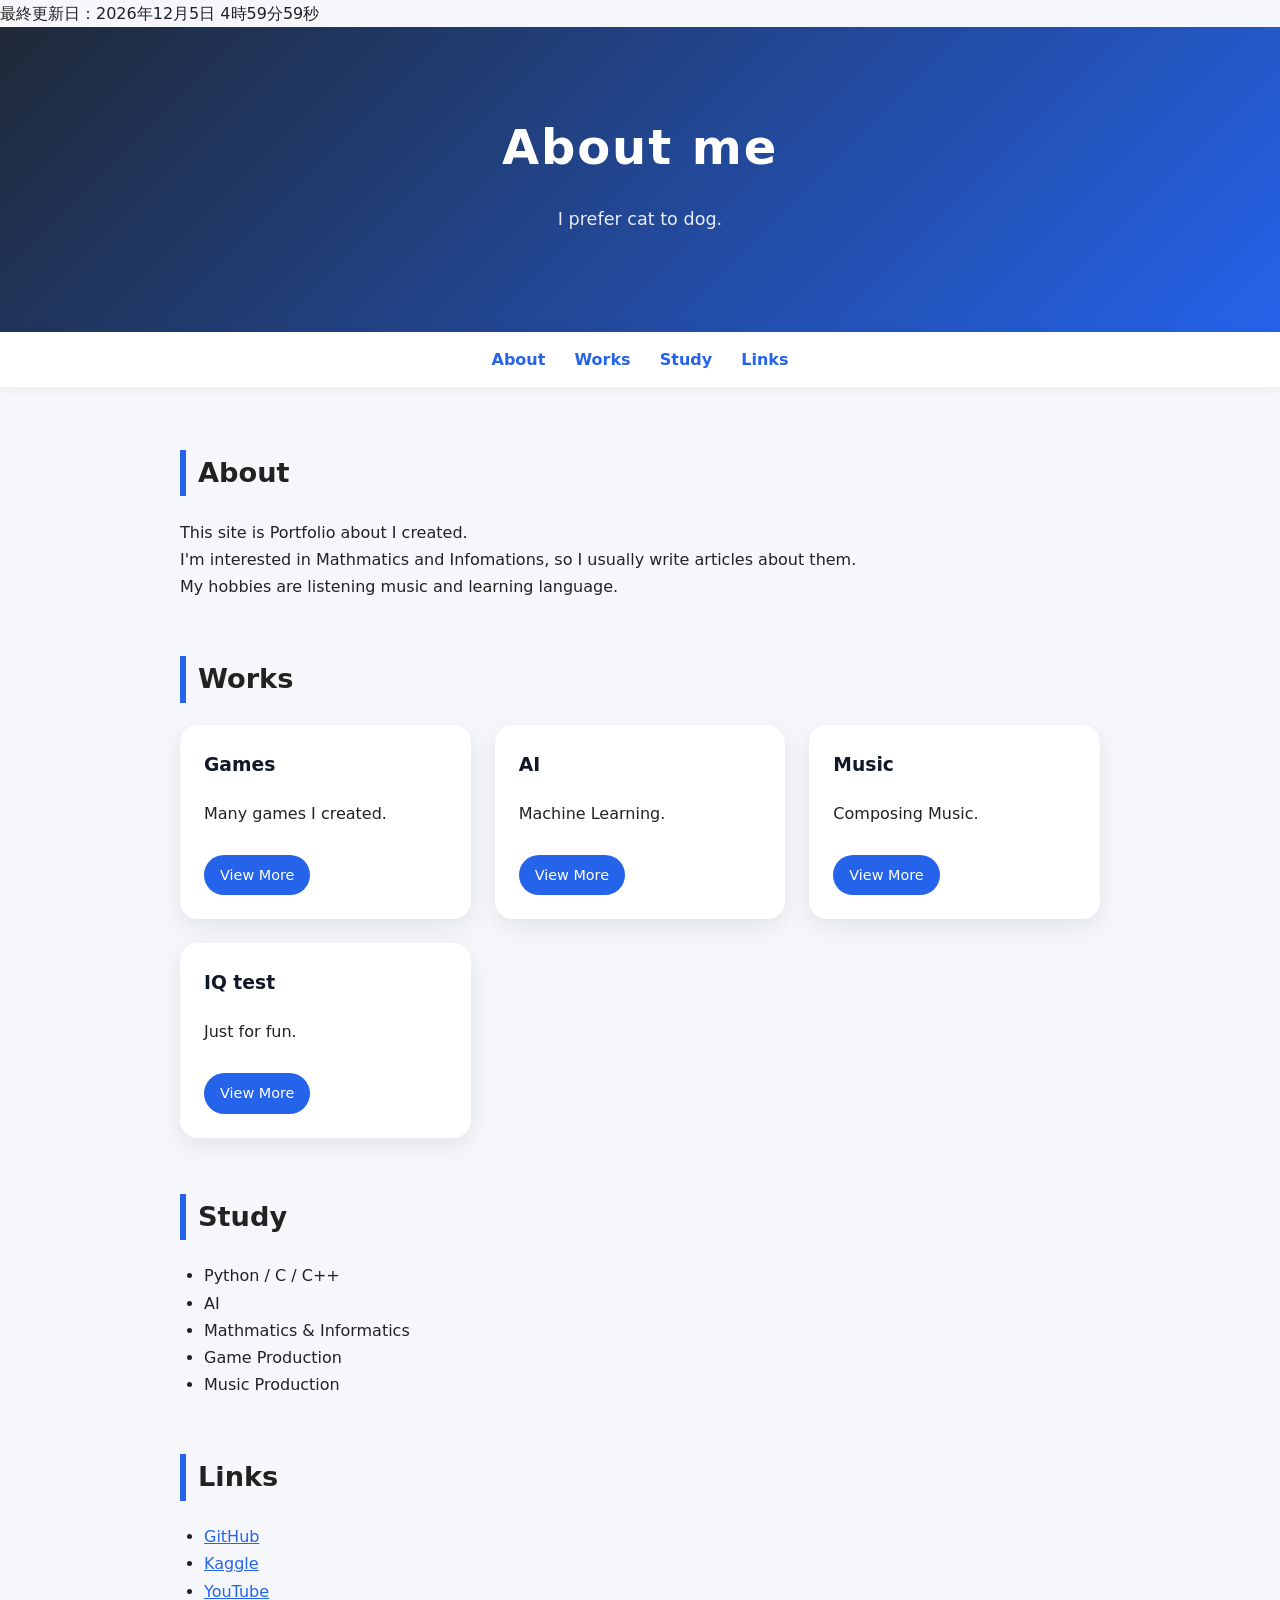
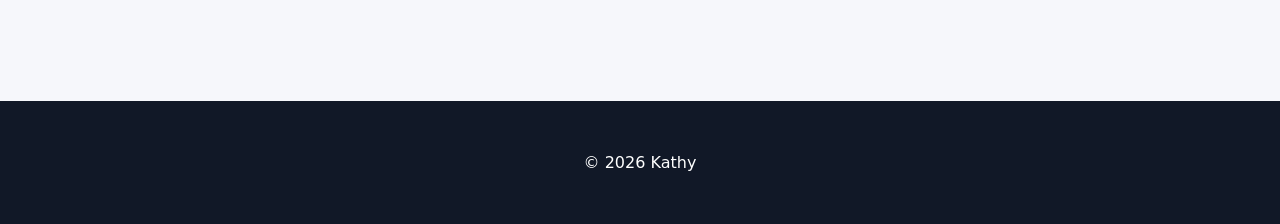
<file: index.html>
<!-- 2026/8/29(土)23:39追記 -->
<!DOCTYPE html>
<html lang="ja">
<head>
  <meta charset="UTF-8">
  <meta name="viewport" content="width=device-width, initial-scale=1.0">

  <title>Portfolio</title>
  <link rel="stylesheet" href="style.css">
</head>


<script type="text/javascript">
  var modified = new Date(document.lastModified);
  var year = modified.getFullYear();
  var month= modified.getMonth() + 1;
  var date = modified.getDate();
  var hours = modified.getHours();
  var minute = modified.getMinutes();
  var second = modified.getSeconds();
  document.write( "最終更新日：" + year + "年" + month + "月" + date + "日 " + hours + "時" + minute + "分" + second + "秒");
</script>


<body>
  <header class="hero">
    <h1>About me</h1>
    <p>I prefer cat to dog.</p>
  </header>

  <nav class="nav">
    <a href="#about">About</a>
    <a href="#works">Works</a>
    <a href="#study">Study</a>
    <a href="#links">Links</a>
  </nav>

  <main class="container">
    <section id="about" class="section">
      <h2>About</h2>
      <p>
        This site is Portfolio about I created.<br>
        I'm interested in Mathmatics and Infomations, so I usually write articles about them.<br>
        My hobbies are listening music and learning language.
      </p>
    </section>

    <section id="works" class="section">
      <h2>Works</h2>

      <div class="card-list">
        <article class="card">
          <h3>Games</h3>
          <p>
            Many games I created.
          </p>
          <a href="#" class="button">View More</a>
        </article>

        <article class="card">
          <h3>AI</h3>
          <p>
            Machine Learning.
          </p>
          <a href="#" class="button">View More</a>
        </article>

        <article class="card">
          <h3>Music</h3>
          <p>
            Composing Music.
          </p>
          <a href="#" class="button">View More</a>
        </article>

        <article class="card">
          <h3>IQ test</h3>
          <p>
            Just for fun.
          </p>
          <a href="./IQ/IQ.html" class="button">View More</a>
        </article>
      </div>
    </section>

    <section id="study" class="section">
      <h2>Study</h2>
      <ul>
        <li>Python / C / C++ </li>
        <li>AI</li>
        <li>Mathmatics & Informatics</li>
        <li>Game Production</li>
        <li>Music Production</li>
      </ul>
    </section>

    <section id="links" class="section">
      <h2>Links</h2>
      <ul>
        <li><a href="https://github.com/">GitHub</a></li>
        <li><a href="https://www.kaggle.com/">Kaggle</a></li>
        <li><a href="#">YouTube</a></li>
      </ul>
    </section>
  </main>

  <footer class="footer">
    <p>&copy; 2026 Kathy</p>
  </footer>
</body>
</html>
</file>
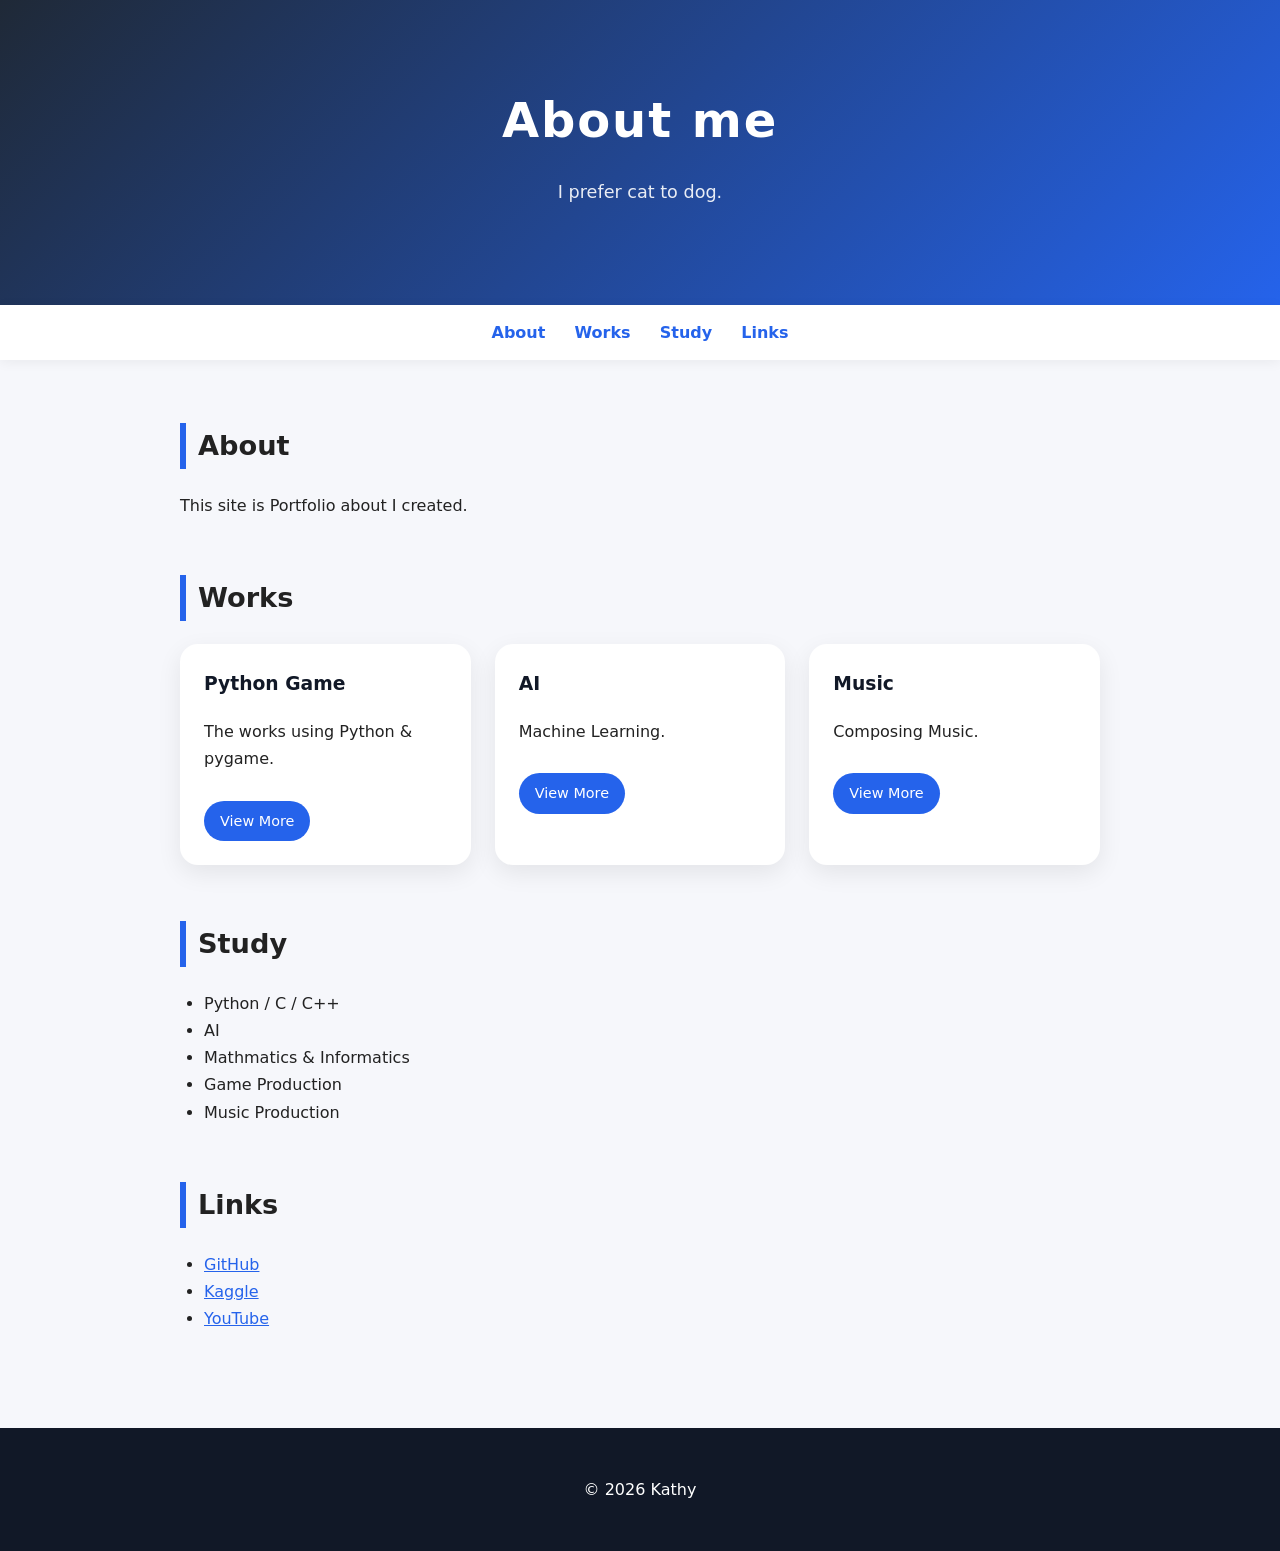
<file: test.html>
<!DOCTYPE html>
<html lang="ja">
<head>
  <meta charset="UTF-8">
  <meta name="viewport" content="width=device-width, initial-scale=1.0">

  <title>Portfolio</title>
  <link rel="stylesheet" href="style.css">
</head>

<body>
  <header class="hero">
    <h1>About me</h1>
    <p>I prefer cat to dog.</p>
  </header>

  <nav class="nav">
    <a href="#about">About</a>
    <a href="#works">Works</a>
    <a href="#study">Study</a>
    <a href="#links">Links</a>
  </nav>

  <main class="container">
    <section id="about" class="section">
      <h2>About</h2>
      <p>
        This site is Portfolio about I created.
      </p>
    </section>

    <section id="works" class="section">
      <h2>Works</h2>

      <div class="card-list">
        <article class="card">
          <h3>Python Game</h3>
          <p>
            The works using Python & pygame.
          </p>
          <a href="#" class="button">View More</a>
        </article>

        <article class="card">
          <h3>AI</h3>
          <p>
            Machine Learning.
          </p>
          <a href="#" class="button">View More</a>
        </article>

        <article class="card">
          <h3>Music</h3>
          <p>
            Composing Music.
          </p>
          <a href="#" class="button">View More</a>
        </article>
      </div>
    </section>

    <section id="study" class="section">
      <h2>Study</h2>
      <ul>
        <li>Python / C / C++ </li>
        <li>AI</li>
        <li>Mathmatics & Informatics</li>
        <li>Game Production</li>
        <li>Music Production</li>
      </ul>
    </section>

    <section id="links" class="section">
      <h2>Links</h2>
      <ul>
        <li><a href="https://github.com/">GitHub</a></li>
        <li><a href="#">Kaggle</a></li>
        <li><a href="#">YouTube</a></li>
      </ul>
    </section>
  </main>

  <footer class="footer">
    <p>&copy; 2026 Kathy</p>
  </footer>
</body>
</html>
</file>
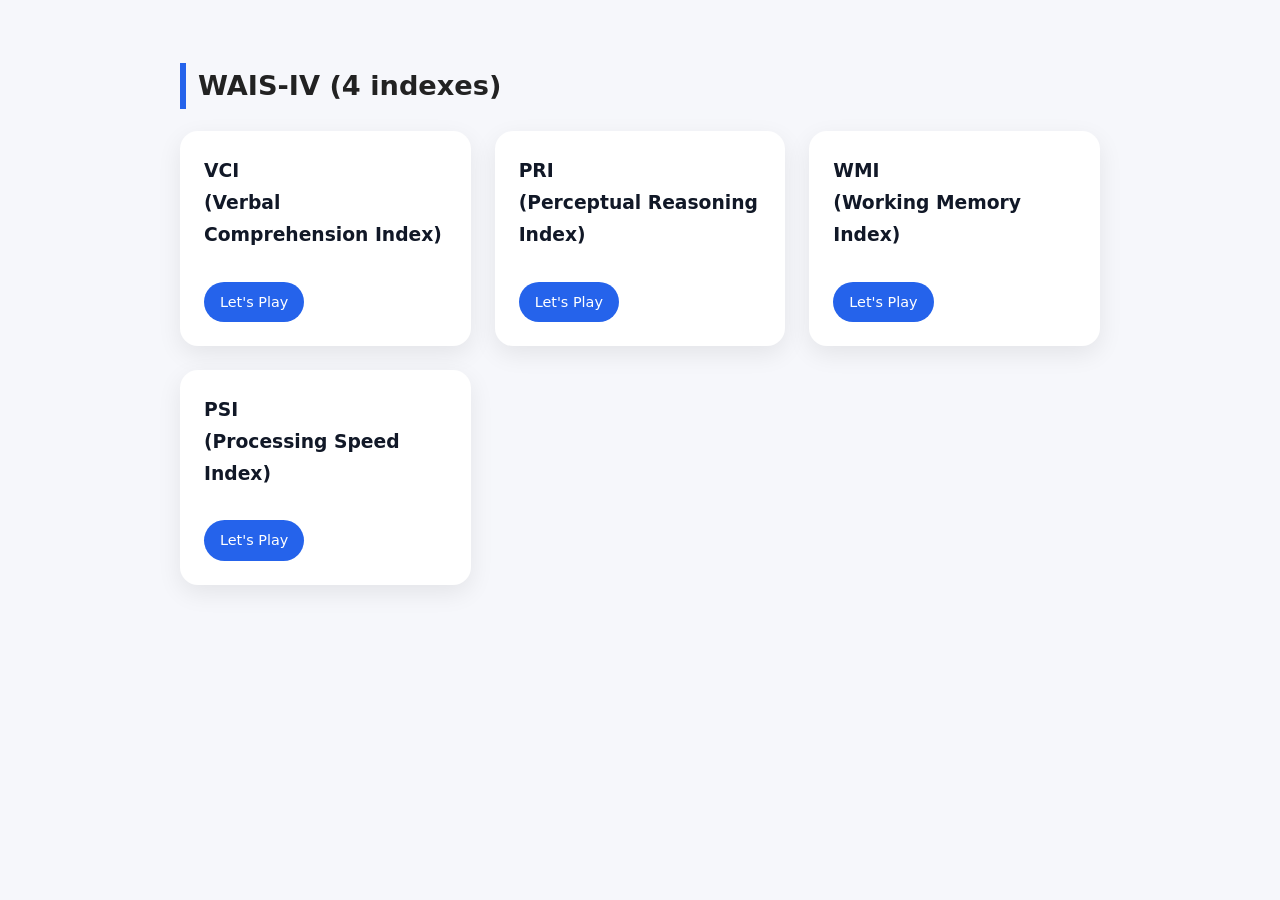
<file: IQ/IQ.html>
<!DOCTYPE html>
<html lang="ja">
<head>
  <meta charset="UTF-8">
  <meta name="viewport" content="width=device-width, initial-scale=1.0">

  <title>IQ test</title>
  <link rel="stylesheet" href="../style.css">
</head>


<body>
  <main class="container">
    <section id="IQ" class="section">
      <h2>WAIS-IV (4 indexes)</h2>

      <div class="card-list">
        <article class="card">
          <h3>VCI<br>(Verbal Comprehension Index)</h3>
          <a href="#" class="button">Let's Play</a>
        </article>

        <article class="card">
          <h3>PRI<br>(Perceptual Reasoning Index)</h3>
          <a href="#" class="button">Let's Play</a>
        </article>

        <article class="card">
          <h3>WMI<br>(Working Memory Index)</h3>
          <a href="./WMI.html" class="button">Let's Play</a>
        </article>

        <article class="card">
          <h3>PSI<br>(Processing Speed Index)</h3>
          <a href="#" class="button">Let's Play</a>
        </article>
      </div>
    </section>
  </main>
</body>
</html>
</file>
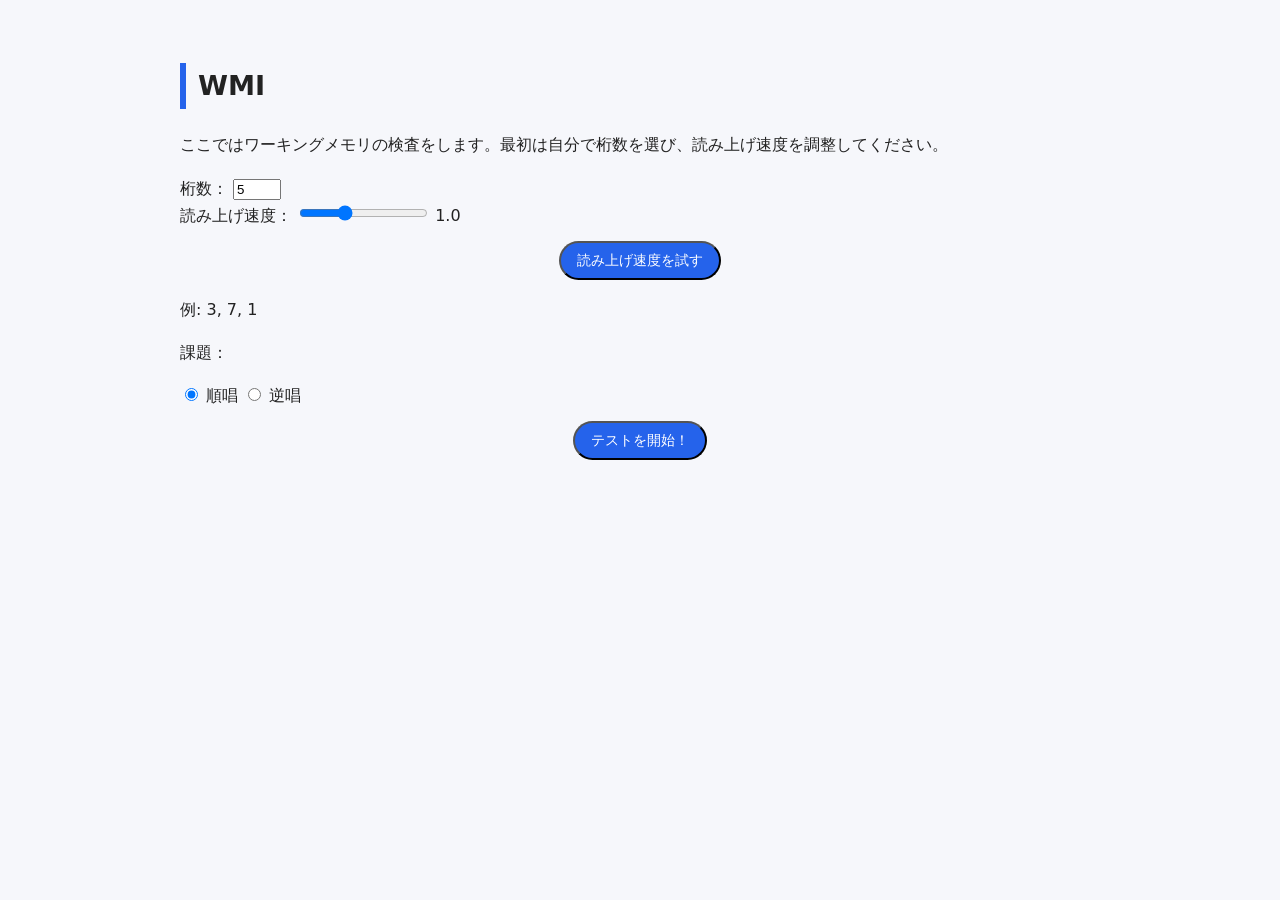
<file: IQ/WMI.html>
<!DOCTYPE html>
<html lang="ja">
<head>
  <meta charset="UTF-8">
  <meta name="viewport" content="width=device-width, initial-scale=1.0">

  <title>WMI test</title>
  <link rel="stylesheet" href="../style.css">
</head>



<body>
  <main class="container">
    <section id="about" class="section">
      <h2>WMI</h2>
      <p>ここではワーキングメモリの検査をします。最初は自分で桁数を選び、読み上げ速度を調整してください。</p>
      <div>
        <label for="digits">桁数：</label>
        <input
            type="number"
            id="digits"
            value="5"
            min="2"
            max="12"
            step="1"
        >
      </div>

      <div>
        <label for="speed">読み上げ速度：</label>
        <input
            type="range"
            id="speed"
            min="0.5"
            max="2.0"
            step="0.1"
            value="1.0"
        >
        <span id="speedValue">1.0</span>
      </div>
      <center><button class="button" id="prac">読み上げ速度を試す</button></center>
      <p>例: 3, 7, 1</p>


      <div>
        <p>課題：</p>
        <label>
          <input type="radio" name="mode" value="forward" checked>
          順唱
        </label>
        <label>
          <input type="radio" name="mode" value="backward">
          逆唱
        </label>
      </div>

      <center><button class="button" id="startButton">テストを開始！</button></center>

      <div id="answerArea" style="display:none;">
        <label for="answer">答え：</label>
        <input
          type="text"
          id="answer"
          inputmode="numeric"
          autocomplete="off"
        >
        <button class="button" id="answerButton">
          回答
        </button>
        <p id="result"></p>
      </div>
    </section>
  </main>


<script>
    const digitsInput = document.getElementById("digits");
    const speedInput = document.getElementById("speed");
    const speedValue = document.getElementById("speedValue");
    const startButton = document.getElementById("startButton");

    let currentDigits = [];
    let currentLength = 5;
    
    
    // スライダーの値を表示
    speedInput.addEventListener("input", () => {
        speedValue.textContent = speedInput.value;
    });
    
    
    // ランダムな数字列を作る
    function makeDigits(length) {
        const digits = [];
        for (let i = 0; i < length; i++) {
            digits.push(Math.floor(Math.random() * 10));
        }
        return digits;
    }
    
    
    // 1つの数字を読み上げる
    function speak(text, speed) {
        return new Promise(resolve => {
            const utterance = new SpeechSynthesisUtterance(text);
            utterance.lang = "ja-JP";
            utterance.rate = speed;
            utterance.onend = resolve;
            speechSynthesis.speak(utterance);
        });
    }
    
    
    // 数字を順番に読む
    async function speakDigits(digits, speed) {
        for (const digit of digits) {
            await speak(digit.toString(), speed);
            // 数字と数字の間
            await new Promise(resolve => setTimeout(resolve, 300));
        }
    }
    
    
    // 開始
    startButton.addEventListener("click", async () => {
        currentLength = Number(digitsInput.value);
        const speed = Number(speedInput.value);
        const digits = makeDigits(length);
        console.log("問題:", digits);
        await speakDigits(digits, speed);
        console.log("読み上げ終了");
        await nextQuestion();
    });

    // 次の問題
    async function nextQuestion() {
        const speed = Number(speedInput.value);
        currentDigits = makeDigits(currentLength);
        console.log("問題:", currentDigits);
        document.getElementById("answerArea").style.display = "none";
        document.getElementById("result").textContent = "";
        await speakDigits(currentDigits, speed);
        document.getElementById("answerArea").style.display = "block";
        document.getElementById("answer").value = "";
        document.getElementById("answer").focus();
    }


    // 判定
    const answerButton = document.getElementById("answerButton");
    const answerInput = document.getElementById("answer");
    const result = document.getElementById("result");

    answerButton.addEventListener("click", async () => {
        const mode = document.querySelector('input[name="mode"]:checked').value;
        const answer = answerInput.value;
        let correctAnswer;
        if (mode === "forward") {
            correctAnswer = currentDigits.join("");
        } else {
            correctAnswer = [...currentDigits]
                .reverse()
                .join("");
        }

        if (answer === correctAnswer) {
            result.textContent =
                `${currentLength}桁クリア！`;
            currentLength++;

            // 少し待って次の問題
            await new Promise(resolve =>
                setTimeout(resolve, 1000)
            );
            await nextQuestion();
        } else {
            result.textContent =
                `不正解。正解は ${correctAnswer} です。` +
                `${currentLength}桁で終了です。`;
        }
    });


    // 読み上げる関数
    prac.addEventListener("click", async () => {
        const speed = Number(speedInput.value);
        const digits = [];
        digits.push(3);
        digits.push(7);
        digits.push(1);
        console.log("問題:", digits);
        await speakDigits(digits, speed);
        console.log("読み上げ終了");
    });
    
</script>
</body>
</html>
</file>
<file: style.css>
* {
    box-sizing: border-box;
  }
  
  body {
    margin: 0;
    font-family: system-ui, -apple-system, BlinkMacSystemFont, "Segoe UI", sans-serif;
    background-color: #f6f7fb;
    color: #222;
    line-height: 1.7;
  }
  
  /* Hero */
  .hero {
    padding: 80px 24px;
    text-align: center;
    color: white;
    background: linear-gradient(135deg, #1f2937, #2563eb);
  }
  
  .hero h1 {
    margin: 0;
    font-size: 3rem;
    letter-spacing: 0.04em;
  }
  
  .hero p {
    margin-top: 16px;
    font-size: 1.1rem;
    opacity: 0.9;
  }
  
  /* Navigation */
  .nav {
    position: sticky;
    top: 0;
    z-index: 10;
    background: white;
    padding: 14px 20px;
    text-align: center;
    box-shadow: 0 2px 12px rgba(0, 0, 0, 0.06);
  }
  
  .nav a {
    margin: 0 12px;
    color: #2563eb;
    text-decoration: none;
    font-weight: 600;
  }
  
  .nav a:hover {
    text-decoration: underline;
  }
  
  /* Main */
  .container {
    max-width: 960px;
    margin: 0 auto;
    padding: 40px 20px;
  }
  
  .section {
    margin-bottom: 56px;
  }
  
  .section h2 {
    border-left: 6px solid #2563eb;
    padding-left: 12px;
    font-size: 1.7rem;
  }
  
  /* Cards */
  .card-list {
    display: grid;
    grid-template-columns: repeat(auto-fit, minmax(260px, 1fr));
    gap: 24px;
  }
  
  .card {
    background: white;
    padding: 24px;
    border-radius: 18px;
    box-shadow: 0 8px 24px rgba(0, 0, 0, 0.08);
  }
  
  .card h3 {
    margin-top: 0;
    color: #111827;
  }
  
  .button {
    display: inline-block;
    margin-top: 12px;
    padding: 8px 16px;
    color: white;
    background: #2563eb;
    border-radius: 999px;
    text-decoration: none;
    font-size: 0.9rem;
  }
  
  .button:hover {
    background: #1d4ed8;
  }
  
  /* Links */
  a {
    color: #2563eb;
  }
  
  ul {
    padding-left: 24px;
  }
  
  /* Footer */
  .footer {
    text-align: center;
    padding: 32px 20px;
    color: white;
    background: #111827;
  }
  
  /* Smartphone */
  @media (max-width: 600px) {
    .hero {
      padding: 56px 20px;
    }
  
    .hero h1 {
      font-size: 2.2rem;
    }
  
    .nav a {
      display: inline-block;
      margin: 6px 8px;
    }
  
    .container {
      padding: 32px 16px;
    }
  }
</file>
